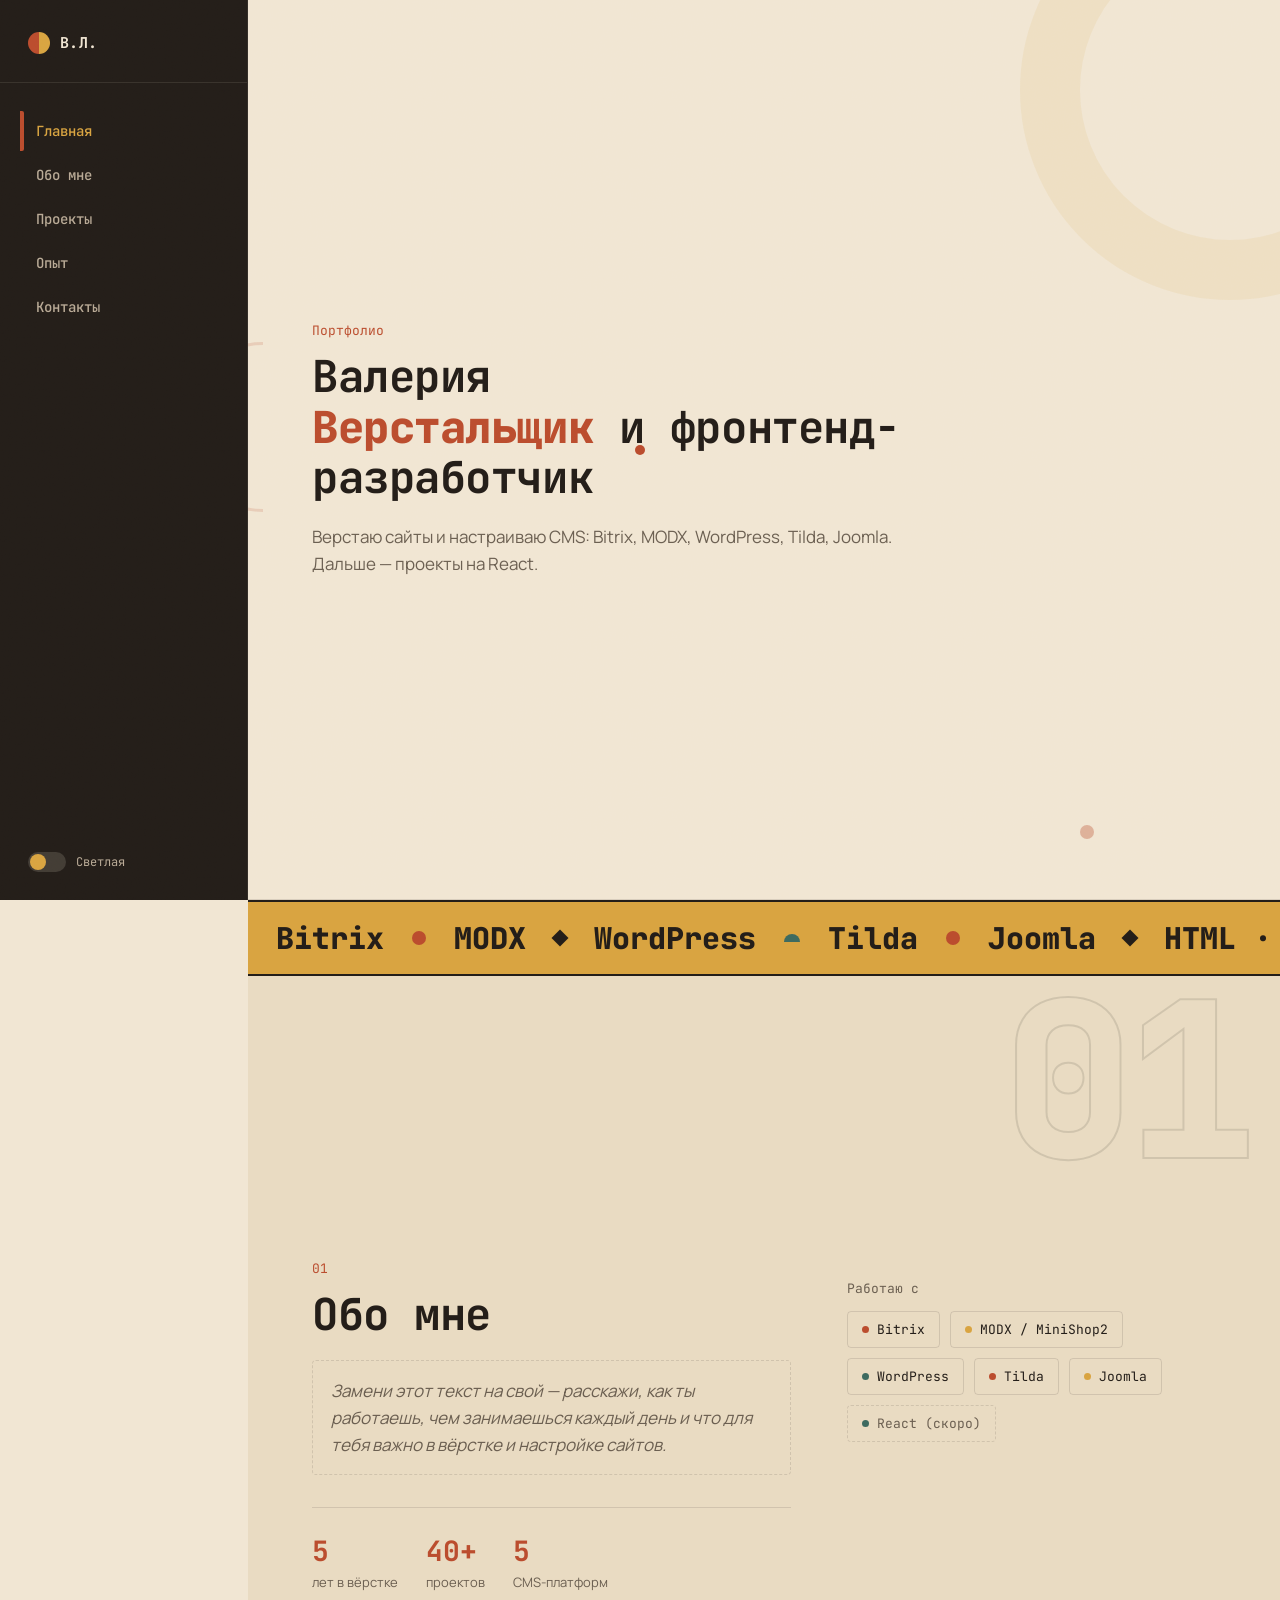
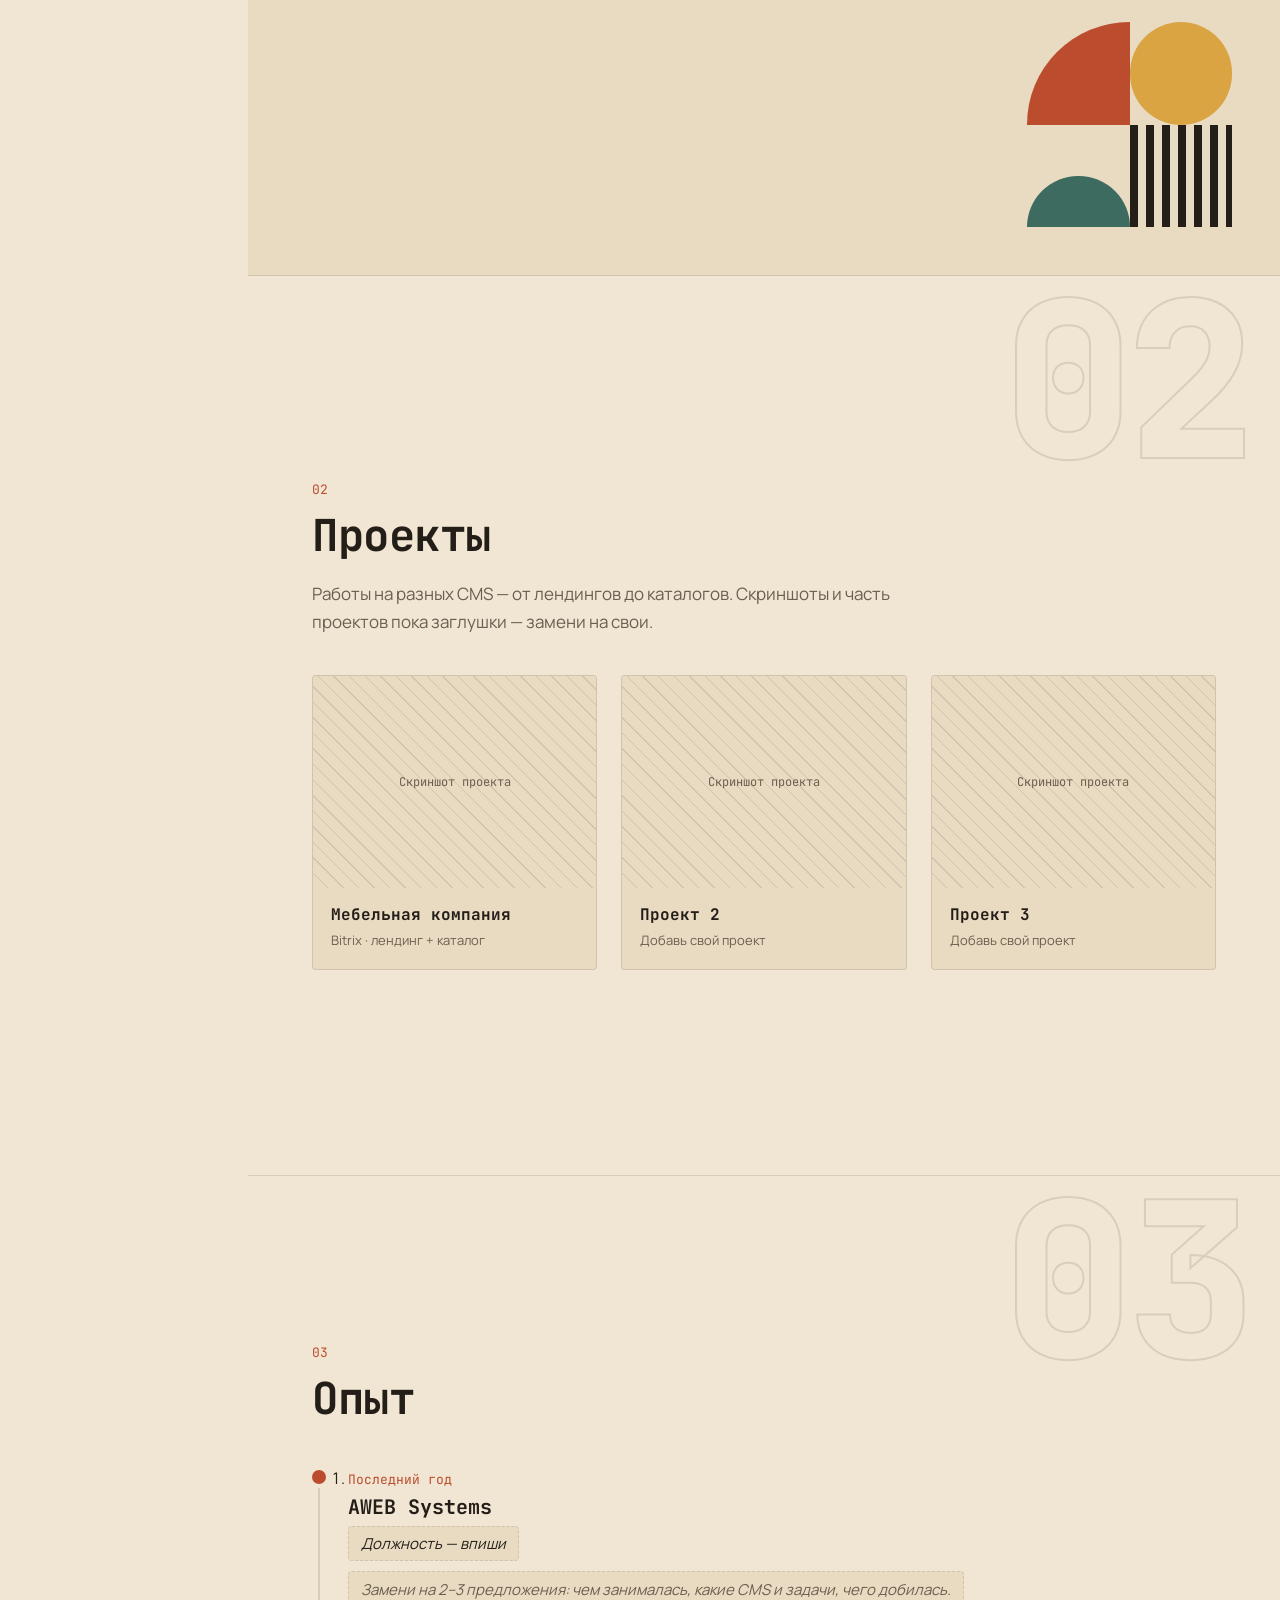
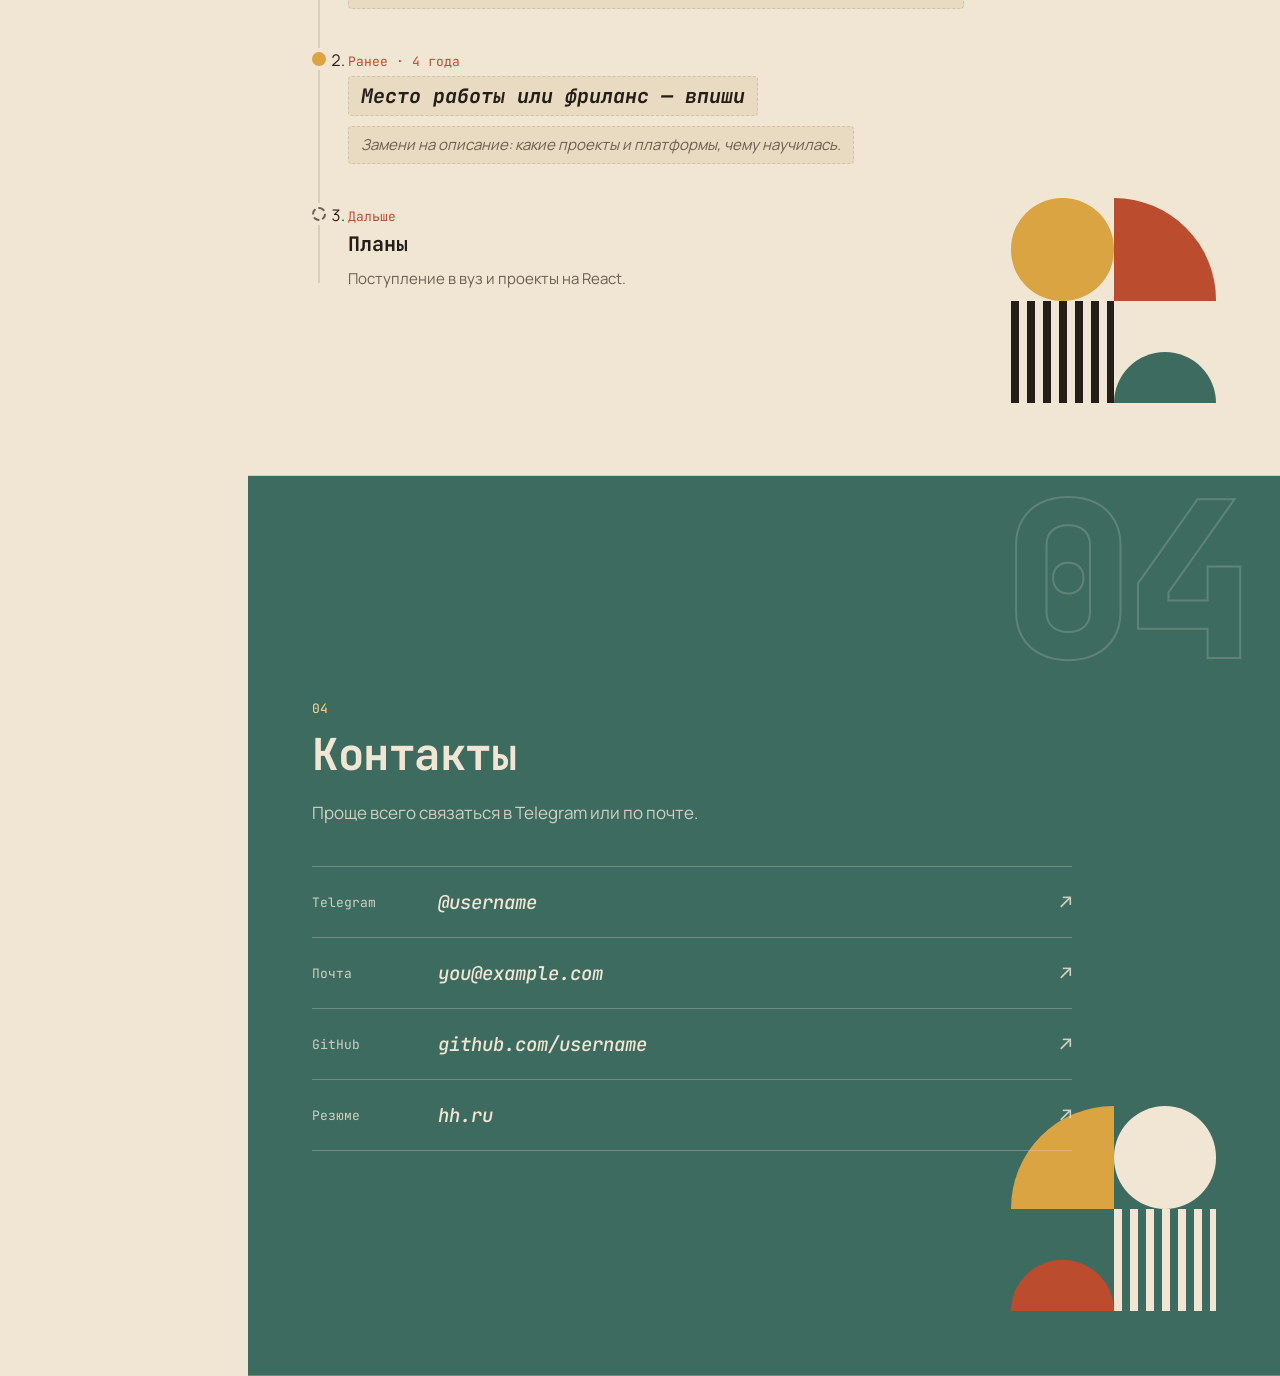
<file: index.html>
<!DOCTYPE html>
<html lang="ru" data-theme="light">
<head>
<meta charset="UTF-8">
<meta name="viewport" content="width=device-width, initial-scale=1.0">
<title>Валерия — веб-разработчик</title>
<link rel="preconnect" href="https://fonts.googleapis.com">
<link rel="preconnect" href="https://fonts.gstatic.com" crossorigin>
<link href="https://fonts.googleapis.com/css2?family=JetBrains+Mono:wght@400;500;700;800&family=Manrope:wght@400;500;600;700&family=Unbounded:wght@700;800&family=Playfair+Display:wght@700&family=Caveat:wght@600&display=swap" rel="stylesheet">
<link rel="icon" href="data:image/svg+xml,%3Csvg xmlns='http://www.w3.org/2000/svg' viewBox='0 0 100 100'%3E%3Ccircle cx='50' cy='50' r='48' fill='%23D9A441'/%3E%3Cpath d='M50 2 A48 48 0 0 1 50 98 Z' fill='%23BB4D2E'/%3E%3C/svg%3E">
<link rel="stylesheet" href="css/styles.css">
</head>
<body>

  <div class="preloader" data-preloader aria-hidden="true">
    <span class="preloader__mark"></span>
  </div>

  <header class="sidebar" data-sidebar>
    <div class="sidebar__inner">

      <a href="#hero" class="sidebar__logo" data-nav-link-close>
        <span class="sidebar__logo-mark" aria-hidden="true"></span>
        <span class="sidebar__logo-text">В.Л.</span>
      </a>

      <button class="sidebar__burger" type="button" data-menu-toggle aria-label="Открыть меню" aria-expanded="false">
        <span class="sidebar__burger-line"></span>
        <span class="sidebar__burger-line"></span>
        <span class="sidebar__burger-line"></span>
      </button>

      <nav class="sidebar__nav" data-nav>
        <ul class="sidebar__nav-list" data-nav-list>
          <li class="sidebar__nav-item">
            <a href="#hero" class="sidebar__nav-link" data-nav-link data-target="hero">Главная</a>
          </li>
          <li class="sidebar__nav-item">
            <a href="#about" class="sidebar__nav-link" data-nav-link data-target="about">Обо мне</a>
          </li>
          <li class="sidebar__nav-item">
            <a href="#projects" class="sidebar__nav-link" data-nav-link data-target="projects">Проекты</a>
          </li>
          <li class="sidebar__nav-item">
            <a href="#experience" class="sidebar__nav-link" data-nav-link data-target="experience">Опыт</a>
          </li>
          <li class="sidebar__nav-item">
            <a href="#contacts" class="sidebar__nav-link" data-nav-link data-target="contacts">Контакты</a>
          </li>
          <span class="sidebar__indicator" data-indicator aria-hidden="true"></span>
        </ul>
      </nav>

      <button class="sidebar__theme-toggle" type="button" data-theme-toggle aria-label="Переключить тему оформления">
        <span class="sidebar__theme-toggle-track">
          <span class="sidebar__theme-toggle-thumb"></span>
        </span>
        <span class="sidebar__theme-toggle-label" data-theme-label>Светлая</span>
      </button>

    </div>
  </header>

  <main class="content">

    <section id="hero" class="section section--hero">
      <p class="section__eyebrow hero-reveal">Портфолио</p>
      <h1 class="section__title hero-reveal">Валерия<br><span class="hero__word" data-cycle-word>Верстальщик</span> и фронтенд-разработчик</h1>
      <p class="section__lead hero-reveal">Верстаю сайты и настраиваю CMS: Bitrix, MODX, WordPress, Tilda, Joomla. Дальше — проекты на React.</p>
      <div class="hero__marks hero-reveal" aria-hidden="true">
        <span class="hero__mark-wrap hero__mark-wrap--arc" data-depth="14">
          <span class="hero__mark hero__mark--arc"></span>
        </span>
        <span class="hero__mark-wrap hero__mark-wrap--half" data-depth="24">
          <span class="hero__mark hero__mark--half"></span>
        </span>
        <span class="hero__mark-wrap hero__mark-wrap--dot" data-depth="36">
          <span class="hero__mark hero__mark--dot"></span>
        </span>
      </div>
    </section>

    <div class="marquee" aria-hidden="true">
      <div class="marquee__track">
        <div class="marquee__group">
          <span class="marquee__item">Bitrix</span>
          <span class="marquee__sep marquee__sep--circle"></span>
          <span class="marquee__item">MODX</span>
          <span class="marquee__sep marquee__sep--diamond"></span>
          <span class="marquee__item">WordPress</span>
          <span class="marquee__sep marquee__sep--half"></span>
          <span class="marquee__item">Tilda</span>
          <span class="marquee__sep marquee__sep--circle"></span>
          <span class="marquee__item">Joomla</span>
          <span class="marquee__sep marquee__sep--diamond"></span>
          <span class="marquee__item">HTML · CSS · JS</span>
          <span class="marquee__sep marquee__sep--half"></span>
          <span class="marquee__item">Bitrix</span>
          <span class="marquee__sep marquee__sep--circle"></span>
          <span class="marquee__item">MODX</span>
          <span class="marquee__sep marquee__sep--diamond"></span>
          <span class="marquee__item">WordPress</span>
          <span class="marquee__sep marquee__sep--half"></span>
          <span class="marquee__item">Tilda</span>
          <span class="marquee__sep marquee__sep--circle"></span>
          <span class="marquee__item">Joomla</span>
          <span class="marquee__sep marquee__sep--diamond"></span>
          <span class="marquee__item">HTML · CSS · JS</span>
          <span class="marquee__sep marquee__sep--half"></span>
        </div>
        <div class="marquee__group" aria-hidden="true">
          <span class="marquee__item">Bitrix</span>
          <span class="marquee__sep marquee__sep--circle"></span>
          <span class="marquee__item">MODX</span>
          <span class="marquee__sep marquee__sep--diamond"></span>
          <span class="marquee__item">WordPress</span>
          <span class="marquee__sep marquee__sep--half"></span>
          <span class="marquee__item">Tilda</span>
          <span class="marquee__sep marquee__sep--circle"></span>
          <span class="marquee__item">Joomla</span>
          <span class="marquee__sep marquee__sep--diamond"></span>
          <span class="marquee__item">HTML · CSS · JS</span>
          <span class="marquee__sep marquee__sep--half"></span>
          <span class="marquee__item">Bitrix</span>
          <span class="marquee__sep marquee__sep--circle"></span>
          <span class="marquee__item">MODX</span>
          <span class="marquee__sep marquee__sep--diamond"></span>
          <span class="marquee__item">WordPress</span>
          <span class="marquee__sep marquee__sep--half"></span>
          <span class="marquee__item">Tilda</span>
          <span class="marquee__sep marquee__sep--circle"></span>
          <span class="marquee__item">Joomla</span>
          <span class="marquee__sep marquee__sep--diamond"></span>
          <span class="marquee__item">HTML · CSS · JS</span>
          <span class="marquee__sep marquee__sep--half"></span>
        </div>
      </div>
    </div>

    <section id="about" class="section section--about" data-num="01">
      <div class="about">
        <div class="about__text">
          <p class="section__eyebrow">01</p>
          <h2 class="section__title">Обо мне</h2>

          <div class="about__bio" data-placeholder>
            <p>Замени этот текст на свой — расскажи, как ты работаешь, чем занимаешься каждый день и что для тебя важно в вёрстке и настройке сайтов.</p>
          </div>

          <div class="about__stats">
            <div class="about__stat">
              <span class="about__stat-number">5</span>
              <span class="about__stat-label">лет в вёрстке</span>
            </div>
            <div class="about__stat">
              <span class="about__stat-number">40+</span>
              <span class="about__stat-label">проектов</span>
            </div>
            <div class="about__stat">
              <span class="about__stat-number">5</span>
              <span class="about__stat-label">CMS-платформ</span>
            </div>
          </div>
        </div>

        <div class="about__stack">
          <p class="about__stack-label">Работаю с</p>
          <ul class="about__stack-grid">
            <li class="about__chip"><span class="about__chip-dot"></span>Bitrix</li>
            <li class="about__chip"><span class="about__chip-dot"></span>MODX / MiniShop2</li>
            <li class="about__chip"><span class="about__chip-dot"></span>WordPress</li>
            <li class="about__chip"><span class="about__chip-dot"></span>Tilda</li>
            <li class="about__chip"><span class="about__chip-dot"></span>Joomla</li>
            <li class="about__chip about__chip--soon"><span class="about__chip-dot"></span>React (скоро)</li>
          </ul>
        </div>
      </div>
      <div class="shapes shapes--about" aria-hidden="true">
        <span class="shapes__item shapes__item--1"></span>
        <span class="shapes__item shapes__item--2"></span>
        <span class="shapes__item shapes__item--3"></span>
        <span class="shapes__item shapes__item--4"></span>
      </div>
    </section>

    <section id="projects" class="section section--projects" data-num="02">
      <p class="section__eyebrow">02</p>
      <h2 class="section__title">Проекты</h2>
      <p class="section__lead">Работы на разных CMS — от лендингов до каталогов. Скриншоты и часть проектов пока заглушки — замени на свои.</p>

      <div class="projects-grid">
        <article
          class="project-card"
          data-project-card
          data-title="Мебельная компания на Bitrix"
          data-meta="Bitrix · лендинг + каталог"
          data-description="Замени этот текст: какая задача стояла, что сделала ты сама, какие особенности Bitrix пришлось учесть."
          data-link="https://awebbitrixtest2.gk23.ru/"
          data-detail="projects/bitrix-furniture.html"
          data-shots="3"
          data-images=""
          tabindex="0"
          role="button"
          aria-haspopup="dialog"
        >
          <div class="project-card__thumb is-placeholder-media">Скриншот проекта</div>
          <div class="project-card__body">
            <h3 class="project-card__title">Мебельная компания</h3>
            <p class="project-card__meta">Bitrix · лендинг + каталог</p>
          </div>
        </article>

        <article
          class="project-card project-card--empty"
          data-project-card
          data-title="Проект 2"
          data-meta="Платформа · тип проекта"
          data-description="Замени на описание второго проекта."
          data-link=""
          data-detail=""
          data-shots="2"
          data-images=""
          tabindex="0"
          role="button"
          aria-haspopup="dialog"
        >
          <div class="project-card__thumb is-placeholder-media">Скриншот проекта</div>
          <div class="project-card__body">
            <h3 class="project-card__title">Проект 2</h3>
            <p class="project-card__meta">Добавь свой проект</p>
          </div>
        </article>

        <article
          class="project-card project-card--empty"
          data-project-card
          data-title="Проект 3"
          data-meta="Платформа · тип проекта"
          data-description="Замени на описание третьего проекта."
          data-link=""
          data-detail=""
          data-shots="2"
          tabindex="0"
          role="button"
          aria-haspopup="dialog"
        >
          <div class="project-card__thumb is-placeholder-media">Скриншот проекта</div>
          <div class="project-card__body">
            <h3 class="project-card__title">Проект 3</h3>
            <p class="project-card__meta">Добавь свой проект</p>
          </div>
        </article>
      </div>
    </section>

    <section id="experience" class="section section--experience" data-num="03">
      <p class="section__eyebrow">03</p>
      <h2 class="section__title">Опыт</h2>

      <ol class="timeline">
        <li class="timeline__item" data-reveal>
          <span class="timeline__marker"></span>
          <p class="timeline__period">Последний год</p>
          <h3 class="timeline__title">AWEB Systems</h3>
          <p class="timeline__role" data-placeholder>Должность — впиши</p>
          <p class="timeline__text" data-placeholder>Замени на 2–3 предложения: чем занималась, какие CMS и задачи, чего добилась.</p>
        </li>

        <li class="timeline__item timeline__item--earlier" data-reveal>
          <span class="timeline__marker"></span>
          <p class="timeline__period">Ранее · 4 года</p>
          <h3 class="timeline__title" data-placeholder>Место работы или фриланс — впиши</h3>
          <p class="timeline__text" data-placeholder>Замени на описание: какие проекты и платформы, чему научилась.</p>
        </li>

        <li class="timeline__item timeline__item--next" data-reveal>
          <span class="timeline__marker"></span>
          <p class="timeline__period">Дальше</p>
          <h3 class="timeline__title">Планы</h3>
          <p class="timeline__text">Поступление в вуз и проекты на React.</p>
        </li>
      </ol>
      <div class="shapes shapes--experience shapes--flip" aria-hidden="true">
        <span class="shapes__item shapes__item--1"></span>
        <span class="shapes__item shapes__item--2"></span>
        <span class="shapes__item shapes__item--3"></span>
        <span class="shapes__item shapes__item--4"></span>
      </div>
    </section>

    <section id="contacts" class="section section--contacts" data-num="04">
      <p class="section__eyebrow">04</p>
      <h2 class="section__title">Контакты</h2>
      <p class="section__lead">Проще всего связаться в Telegram или по почте.</p>

      <ul class="contacts">
        <li class="contacts__item" data-reveal>
          <a class="contacts__link" href="https://t.me/username" target="_blank" rel="noopener">
            <span class="contacts__label">Telegram</span>
            <span class="contacts__value" data-placeholder>@username</span>
            <span class="contacts__arrow" aria-hidden="true">↗</span>
          </a>
        </li>
        <li class="contacts__item" data-reveal>
          <a class="contacts__link" href="mailto:you@example.com">
            <span class="contacts__label">Почта</span>
            <span class="contacts__value" data-placeholder>you@example.com</span>
            <span class="contacts__arrow" aria-hidden="true">↗</span>
          </a>
        </li>
        <li class="contacts__item" data-reveal>
          <a class="contacts__link" href="https://github.com/username" target="_blank" rel="noopener">
            <span class="contacts__label">GitHub</span>
            <span class="contacts__value" data-placeholder>github.com/username</span>
            <span class="contacts__arrow" aria-hidden="true">↗</span>
          </a>
        </li>
        <li class="contacts__item" data-reveal>
          <a class="contacts__link" href="https://hh.ru/resume/your-resume-id" target="_blank" rel="noopener">
            <span class="contacts__label">Резюме</span>
            <span class="contacts__value" data-placeholder>hh.ru</span>
            <span class="contacts__arrow" aria-hidden="true">↗</span>
          </a>
        </li>
        <!-- Телефон — по желанию, раскомментируй и впиши номер:
        <li class="contacts__item" data-reveal>
          <a class="contacts__link" href="tel:+70000000000">
            <span class="contacts__label">Телефон</span>
            <span class="contacts__value" data-placeholder>+7 000 000-00-00</span>
            <span class="contacts__arrow" aria-hidden="true">↗</span>
          </a>
        </li>
        -->
      </ul>
      <div class="shapes shapes--contacts" aria-hidden="true">
        <span class="shapes__item shapes__item--1"></span>
        <span class="shapes__item shapes__item--2"></span>
        <span class="shapes__item shapes__item--3"></span>
        <span class="shapes__item shapes__item--4"></span>
      </div>
    </section>

  </main>

  <div class="project-modal" data-project-modal aria-hidden="true">
    <div class="project-modal__overlay" data-modal-close></div>
    <div class="project-modal__panel" role="dialog" aria-modal="true" aria-labelledby="project-modal-title">
      <button class="project-modal__close" type="button" data-modal-close aria-label="Закрыть">×</button>

      <div class="project-modal__gallery">
        <button class="project-modal__nav project-modal__nav--prev" type="button" data-modal-prev aria-label="Предыдущий скриншот">‹</button>
        <div
          class="project-modal__shot is-placeholder-media"
          data-modal-shot
          data-zoom
          tabindex="0"
          role="button"
          aria-label="Увеличить скриншот"
        >Скриншот 1</div>
        <span class="project-modal__zoom-hint" aria-hidden="true"></span>
        <button class="project-modal__nav project-modal__nav--next" type="button" data-modal-next aria-label="Следующий скриншот">›</button>
      </div>

      <div class="project-modal__body">
        <h3 class="project-modal__title" id="project-modal-title" data-modal-title></h3>
        <p class="project-modal__meta" data-modal-meta></p>
        <p class="project-modal__description" data-modal-description></p>
        <div class="project-modal__actions">
          <a class="btn btn--primary" data-modal-link target="_blank" rel="noopener">Смотреть на сайте</a>
          <a class="btn" data-modal-detail>Подробнее о проекте</a>
        </div>
      </div>
    </div>
  </div>

  <div class="lightbox" data-lightbox aria-hidden="true">
    <div class="lightbox__overlay" data-lightbox-close></div>
    <button class="lightbox__close" type="button" data-lightbox-close aria-label="Закрыть увеличенный скриншот">×</button>
    <div class="lightbox__content is-placeholder-media" data-lightbox-content></div>
  </div>

  <div class="cursor" data-cursor aria-hidden="true"></div>

  <script src="js/main.js"></script>
</body>
</html>
</file>
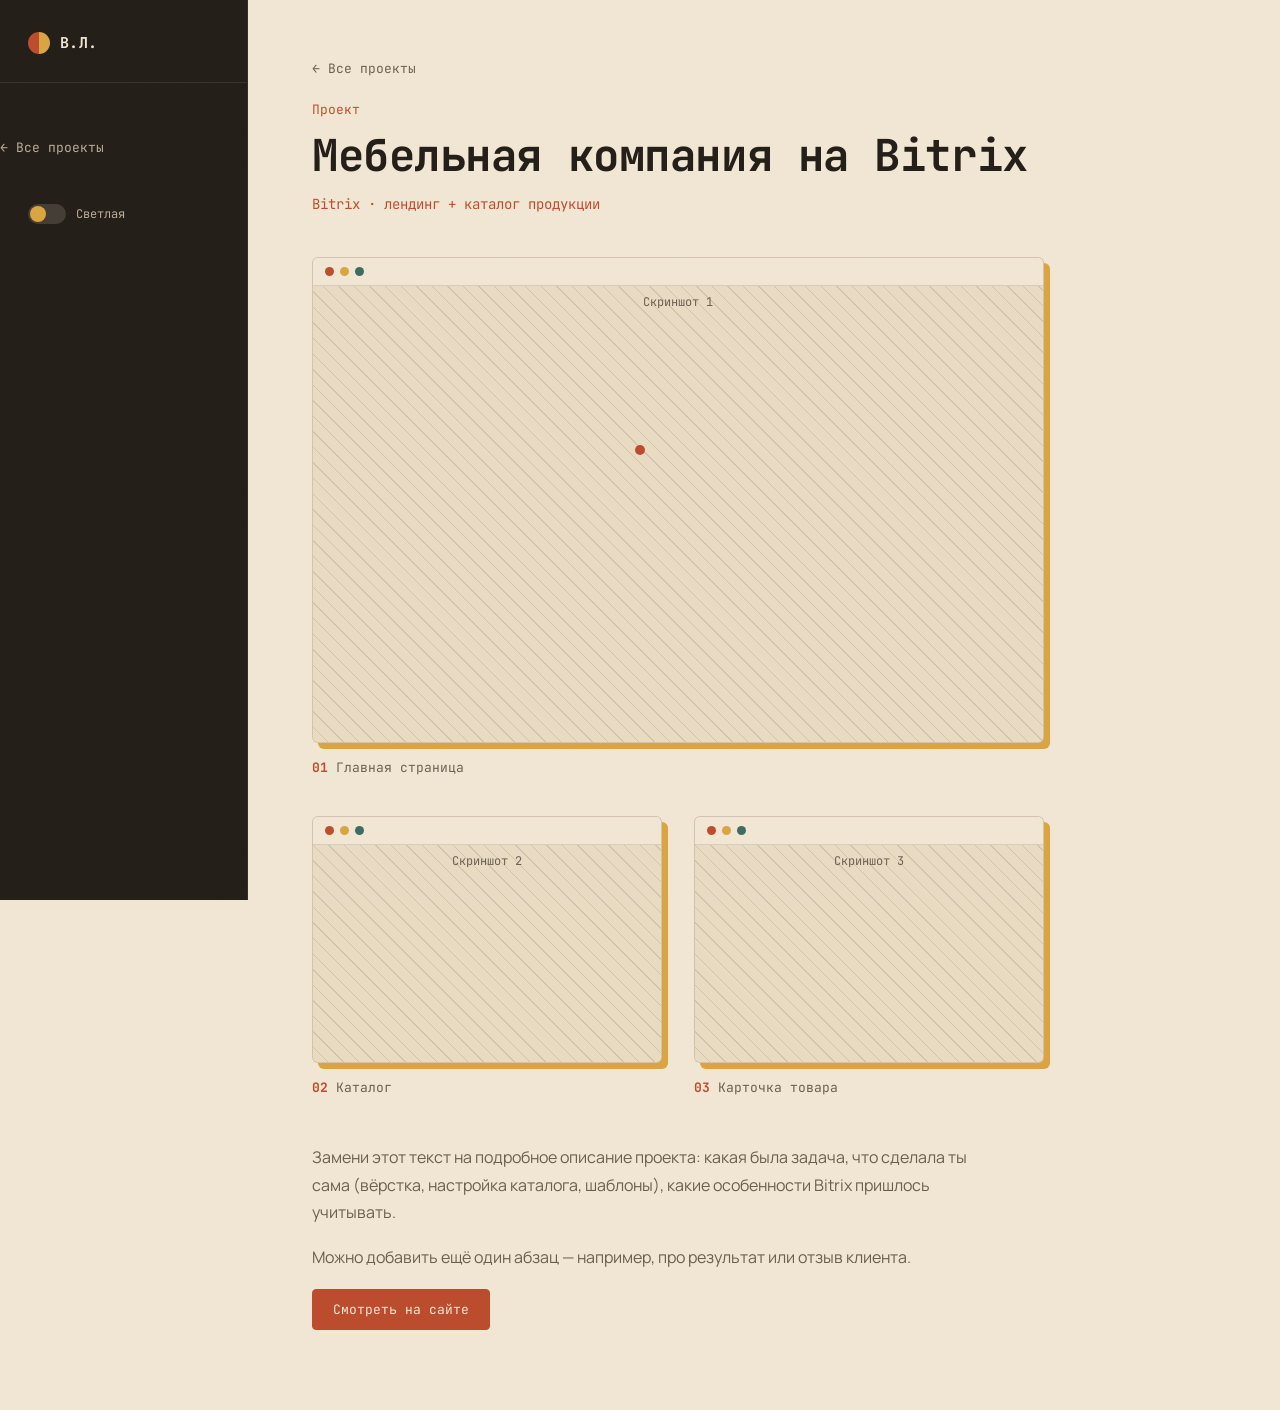
<file: projects/bitrix-furniture.html>
<!DOCTYPE html>
<html lang="ru" data-theme="light">
<head>
<meta charset="UTF-8">
<meta name="viewport" content="width=device-width, initial-scale=1.0">
<title>Мебельная компания на Bitrix — проект Валерии</title>
<link rel="preconnect" href="https://fonts.googleapis.com">
<link rel="preconnect" href="https://fonts.gstatic.com" crossorigin>
<link href="https://fonts.googleapis.com/css2?family=JetBrains+Mono:wght@400;500;700;800&family=Manrope:wght@400;500;600;700&family=Unbounded:wght@700;800&family=Playfair+Display:wght@700&family=Caveat:wght@600&display=swap" rel="stylesheet">
<link rel="stylesheet" href="../css/styles.css">
</head>
<body>

  <div class="preloader" data-preloader aria-hidden="true">
    <span class="preloader__mark"></span>
  </div>

  <header class="sidebar sidebar--simple" data-sidebar>
    <div class="sidebar__inner">
      <a href="../index.html" class="sidebar__logo">
        <span class="sidebar__logo-mark" aria-hidden="true"></span>
        <span class="sidebar__logo-text">В.Л.</span>
      </a>
      <a href="../index.html#projects" class="sidebar__back">← Все проекты</a>
      <button class="sidebar__theme-toggle" type="button" data-theme-toggle aria-label="Переключить тему оформления">
        <span class="sidebar__theme-toggle-track">
          <span class="sidebar__theme-toggle-thumb"></span>
        </span>
        <span class="sidebar__theme-toggle-label" data-theme-label>Светлая</span>
      </button>
    </div>
  </header>

  <main class="content project-page">
    <a href="../index.html#projects" class="project-page__back">← Все проекты</a>

    <p class="section__eyebrow">Проект</p>
    <h1 class="section__title">Мебельная компания на Bitrix</h1>
    <p class="project-page__meta">Bitrix · лендинг + каталог продукции</p>

    <div class="project-page__gallery">
      <figure class="shot-frame" data-zoom tabindex="0" role="button" aria-label="Увеличить скриншот 1">
        <div class="shot-frame__window">
          <div class="shot-frame__bar" aria-hidden="true">
            <span class="shot-frame__dot"></span><span class="shot-frame__dot"></span><span class="shot-frame__dot"></span>
          </div>
          <div class="shot-frame__screen is-placeholder-media">Скриншот 1</div>
        </div>
        <figcaption class="shot-frame__caption"><b>01</b>Главная страница</figcaption>
      </figure>
      <figure class="shot-frame" data-zoom tabindex="0" role="button" aria-label="Увеличить скриншот 2">
        <div class="shot-frame__window">
          <div class="shot-frame__bar" aria-hidden="true">
            <span class="shot-frame__dot"></span><span class="shot-frame__dot"></span><span class="shot-frame__dot"></span>
          </div>
          <div class="shot-frame__screen is-placeholder-media">Скриншот 2</div>
        </div>
        <figcaption class="shot-frame__caption"><b>02</b>Каталог</figcaption>
      </figure>
      <figure class="shot-frame" data-zoom tabindex="0" role="button" aria-label="Увеличить скриншот 3">
        <div class="shot-frame__window">
          <div class="shot-frame__bar" aria-hidden="true">
            <span class="shot-frame__dot"></span><span class="shot-frame__dot"></span><span class="shot-frame__dot"></span>
          </div>
          <div class="shot-frame__screen is-placeholder-media">Скриншот 3</div>
        </div>
        <figcaption class="shot-frame__caption"><b>03</b>Карточка товара</figcaption>
      </figure>
    </div>

    <div class="project-page__body">
      <p>Замени этот текст на подробное описание проекта: какая была задача, что сделала ты сама (вёрстка, настройка каталога, шаблоны), какие особенности Bitrix пришлось учитывать.</p>
      <p>Можно добавить ещё один абзац — например, про результат или отзыв клиента.</p>
    </div>

    <a class="btn btn--primary" href="https://awebbitrixtest2.gk23.ru/" target="_blank" rel="noopener">Смотреть на сайте</a>
  </main>

  <div class="lightbox" data-lightbox aria-hidden="true">
    <div class="lightbox__overlay" data-lightbox-close></div>
    <button class="lightbox__close" type="button" data-lightbox-close aria-label="Закрыть увеличенный скриншот">×</button>
    <div class="lightbox__content is-placeholder-media" data-lightbox-content></div>
  </div>

  <div class="cursor" data-cursor aria-hidden="true"></div>

  <script src="../js/main.js"></script>
</body>
</html>
</file>
<file: css/styles.css>
/* ==========================================================================
   Tokens
   ========================================================================== */
:root {
  --color-cream: #F1E6D3;
  --color-cream-soft: #E9DBC2;
  --color-walnut: #241E19;
  --color-walnut-soft: #37302A;
  --color-rust: #BB4D2E;
  --color-mustard: #D9A441;
  --color-teal: #3E6B60;
  --color-mustard-light: #FFD98A;

  --font-mono: 'JetBrains Mono', ui-monospace, monospace;
  --font-sans: 'Manrope', system-ui, sans-serif;

  --sidebar-width: 248px;
  --sidebar-width-mobile: 64px;

  --ease: cubic-bezier(0.65, 0, 0.35, 1);

  /* Light theme (default) */
  --bg: var(--color-cream);
  --bg-elevated: var(--color-cream-soft);
  --text: var(--color-walnut);
  --text-muted: #6B5F51;
  --accent: var(--color-rust);
  --accent-soft: var(--color-mustard);
  --sidebar-bg: var(--color-walnut);
  --sidebar-text: var(--color-cream);
  --sidebar-text-muted: #B9AA96;
  --border: rgba(36, 30, 25, 0.12);
  --num-stroke: rgba(36, 30, 25, 0.12);
}

html[data-theme="dark"] {
  --bg: #171310;
  --bg-elevated: #221C17;
  --text: var(--color-cream);
  --text-muted: #A79A88;
  --accent: var(--color-mustard);
  --accent-soft: var(--color-rust);
  --sidebar-bg: #100D0B;
  --sidebar-text: var(--color-cream);
  --sidebar-text-muted: #8A7D6C;
  --border: rgba(241, 230, 211, 0.12);
  --num-stroke: rgba(241, 230, 211, 0.12);
}

/* ==========================================================================
   Reset & base
   ========================================================================== */
*, *::before, *::after { box-sizing: border-box; }

::selection {
  background: var(--accent);
  color: var(--bg);
}
html { scroll-behavior: smooth; }

body::after {
  content: '';
  position: fixed;
  inset: 0;
  z-index: 400;
  pointer-events: none;
  opacity: .05;
  mix-blend-mode: overlay;
  background-image: url("data:image/svg+xml,%3Csvg xmlns='http://www.w3.org/2000/svg'%3E%3Cfilter id='n'%3E%3CfeTurbulence type='fractalNoise' baseFrequency='0.85' numOctaves='2' stitchTiles='stitch'/%3E%3C/filter%3E%3Crect width='100%25' height='100%25' filter='url(%23n)'/%3E%3C/svg%3E");
  background-size: 180px 180px;
}
body {
  margin: 0;
  background: var(--bg);
  color: var(--text);
  font-family: var(--font-sans);
  transition: background-color .3s var(--ease), color .3s var(--ease);
}
h1, h2 { font-family: var(--font-mono); margin: 0; }
a { color: inherit; text-decoration: none; }
ul { list-style: none; margin: 0; padding: 0; }
button { font: inherit; color: inherit; background: none; border: none; cursor: pointer; padding: 0; }

@media (prefers-reduced-motion: reduce) {
  *, *::before, *::after { animation-duration: .01ms !important; transition-duration: .01ms !important; }
}

/* ==========================================================================
   Preloader (Block: preloader)
   ========================================================================== */
.preloader {
  position: fixed;
  inset: 0;
  z-index: 500;
  display: flex;
  align-items: center;
  justify-content: center;
  background: var(--bg);
  transition: opacity .5s var(--ease), visibility .5s var(--ease);
}

.preloader.is-hidden {
  opacity: 0;
  visibility: hidden;
  pointer-events: none;
}

.preloader__mark {
  width: 56px;
  height: 56px;
  border-radius: 50%;
  background: conic-gradient(var(--color-mustard) 0deg 180deg, var(--color-rust) 180deg 360deg);
  animation: preloader-assemble .8s var(--ease) forwards;
}

@keyframes preloader-assemble {
  0%   { transform: scale(.35) rotate(-160deg); opacity: 0; }
  60%  { transform: scale(1.1) rotate(8deg); opacity: 1; }
  100% { transform: scale(1) rotate(0); opacity: 1; }
}

/* ---------- Hero: orchestrated reveal ---------- */
.hero-reveal {
  opacity: 0;
  transform: translateY(20px);
  transition: opacity .7s var(--ease), transform .7s var(--ease);
}

.hero-reveal.is-in {
  opacity: 1;
  transform: translateY(0);
}

@media (prefers-reduced-motion: reduce) {
  .preloader { display: none; }
}

/* ==========================================================================
   Sidebar (Block: sidebar)
   ========================================================================== */
.sidebar {
  position: fixed;
  top: 0;
  left: 0;
  bottom: 0;
  width: var(--sidebar-width);
  background: var(--sidebar-bg);
  color: var(--sidebar-text);
  z-index: 100;
  border-right: 1px solid rgba(241, 230, 211, 0.08);
}

.sidebar__inner {
  height: 100%;
  display: flex;
  flex-direction: column;
  padding: 32px 0 28px;
}

/* --- Logo --- */
.sidebar__logo {
  display: flex;
  align-items: center;
  gap: 10px;
  padding: 0 28px 28px;
  margin-bottom: 28px;
  border-bottom: 1px solid rgba(241, 230, 211, 0.1);
}

.sidebar__logo-mark {
  width: 22px;
  height: 22px;
  border-radius: 50%;
  background: var(--color-rust);
  background: conic-gradient(var(--color-mustard) 0deg 180deg, var(--color-rust) 180deg 360deg);
  flex-shrink: 0;
}

.sidebar__logo-text {
  font-family: var(--font-mono);
  font-weight: 700;
  font-size: 15px;
  letter-spacing: .02em;
}

/* --- Burger (mobile only) --- */
.sidebar__burger {
  display: none;
  position: absolute;
  top: 14px;
  right: 16px;
  width: 36px;
  height: 36px;
  flex-direction: column;
  align-items: center;
  justify-content: center;
  gap: 5px;
}

.sidebar__burger-line {
  width: 20px;
  height: 2px;
  background: var(--sidebar-text);
  transition: transform .3s var(--ease), opacity .3s var(--ease);
}

.sidebar--open .sidebar__burger-line:nth-child(1) { transform: translateY(7px) rotate(45deg); }
.sidebar--open .sidebar__burger-line:nth-child(2) { opacity: 0; }
.sidebar--open .sidebar__burger-line:nth-child(3) { transform: translateY(-7px) rotate(-45deg); }

/* --- Nav --- */
.sidebar__nav {
  flex: 1;
  padding: 0 20px;
}

.sidebar__nav-list {
  position: relative;
  display: flex;
  flex-direction: column;
  gap: 4px;
}

.sidebar__nav-link {
  display: block;
  padding: 11px 16px;
  font-family: var(--font-mono);
  font-size: 14px;
  font-weight: 500;
  color: var(--sidebar-text-muted);
  border-radius: 3px;
  transition: color .25s var(--ease);
  position: relative;
  z-index: 2;
}

.sidebar__nav-link:hover {
  color: var(--sidebar-text);
}

.sidebar__nav-link--active {
  color: var(--color-mustard);
}

/* Sliding indicator */
.sidebar__indicator {
  position: absolute;
  left: 0;
  top: 0;
  width: 4px;
  height: 40px;
  background: var(--color-rust);
  border-radius: 0 2px 2px 0;
  transform: translateY(0);
  transition: transform .35s var(--ease), height .35s var(--ease);
}

/* --- Theme toggle --- */
.sidebar__theme-toggle {
  display: flex;
  align-items: center;
  gap: 10px;
  padding: 0 28px;
  margin-top: 20px;
}

.sidebar__theme-toggle-track {
  width: 38px;
  height: 20px;
  border-radius: 999px;
  background: rgba(241, 230, 211, 0.15);
  position: relative;
  flex-shrink: 0;
  transition: background .3s var(--ease);
}

.sidebar__theme-toggle-thumb {
  position: absolute;
  top: 2px;
  left: 2px;
  width: 16px;
  height: 16px;
  border-radius: 50%;
  background: var(--color-mustard);
  transition: transform .3s var(--ease), background .3s var(--ease);
}

html[data-theme="dark"] .sidebar__theme-toggle-thumb {
  transform: translateX(18px);
  background: var(--color-teal);
}

.sidebar__theme-toggle-label {
  font-family: var(--font-mono);
  font-size: 12px;
  color: var(--sidebar-text-muted);
}

/* ==========================================================================
   Content (Block: content / section)
   ========================================================================== */
.content {
  margin-left: var(--sidebar-width);
}

.section {
  --w: 760px;
  --section-bg: var(--bg);
  position: relative;
  isolation: isolate;
  overflow: hidden;
  min-height: 100vh;
  display: flex;
  flex-direction: column;
  justify-content: center;
  padding: 48px max(64px, calc(100% - var(--w) - 64px)) 48px 64px;
  background: var(--section-bg);
  color: var(--text);
  border-bottom: 1px solid var(--border);
}

/* Огромный контурный номер секции */
.section[data-num]::before {
  content: attr(data-num);
  position: absolute;
  top: 12px;
  right: 32px;
  z-index: -1;
  font-family: var(--font-mono);
  font-weight: 800;
  font-size: clamp(120px, 17vw, 260px);
  line-height: .85;
  letter-spacing: -.04em;
  color: transparent;
  -webkit-text-stroke: 2px var(--num-stroke);
  pointer-events: none;
  user-select: none;
}

.section--hero {
  border-bottom: 1px solid var(--border);
  position: relative;
  overflow: hidden;
}

.section__eyebrow {
  font-family: var(--font-mono);
  font-size: 13px;
  color: var(--accent);
  margin: 0 0 12px;
}

.section__title {
  font-size: clamp(28px, 4vw, 44px);
  line-height: 1.15;
  font-weight: 700;
  letter-spacing: -.01em;
}

.section__lead {
  font-size: 17px;
  line-height: 1.6;
  color: var(--text-muted);
  margin: 20px 0 0;
  max-width: 60ch;
}

/* ==========================================================================
   About (Block: about)
   ========================================================================== */
.section--about {
  --w: 980px;
  --section-bg: var(--bg-elevated);
}

.about {
  display: grid;
  grid-template-columns: 1.3fr 1fr;
  gap: 56px;
  width: 100%;
  align-items: start;
}

.about__bio {
  margin-top: 20px;
}

.about__bio p {
  font-size: 17px;
  line-height: 1.6;
  color: var(--text-muted);
  max-width: 56ch;
  margin: 0;
}

.about__bio[data-placeholder] p {
  font-style: italic;
  padding: 16px 18px;
  border: 1px dashed var(--border);
  border-radius: 4px;
  background: var(--bg-elevated);
}

/* --- Reusable: media placeholder pattern (replace with real screenshots) --- */
.is-placeholder-media {
  display: flex;
  align-items: center;
  justify-content: center;
  text-align: center;
  padding: 8px;
  background: repeating-linear-gradient(
    45deg,
    var(--bg-elevated),
    var(--bg-elevated) 10px,
    var(--border) 10px,
    var(--border) 11px
  );
  color: var(--text-muted);
  font-family: var(--font-mono);
  font-size: 12px;
}

/* --- Reusable: buttons --- */
.btn {
  display: inline-flex;
  align-items: center;
  justify-content: center;
  gap: 8px;
  padding: 11px 20px;
  border: 1px solid var(--border);
  border-radius: 4px;
  font-family: var(--font-mono);
  font-size: 13px;
  color: var(--text);
  background: transparent;
  transition: border-color .2s var(--ease), background-color .2s var(--ease), color .2s var(--ease);
}

.btn:hover {
  border-color: var(--accent);
}

.btn--primary {
  background: var(--accent);
  border-color: var(--accent);
  color: var(--bg);
}

.btn--primary:hover {
  opacity: .9;
}

/* --- Stats --- */
.about__stats {
  display: flex;
  gap: 28px;
  margin-top: 32px;
  padding-top: 24px;
  border-top: 1px solid var(--border);
}

.about__stat {
  display: flex;
  flex-direction: column;
  gap: 4px;
}

.about__stat-number {
  font-family: var(--font-mono);
  font-size: 28px;
  font-weight: 700;
  color: var(--accent);
}

.about__stat-label {
  font-size: 13px;
  color: var(--text-muted);
}

/* --- Stack chips --- */
.about__stack {
  margin-top: 20px;
}

.about__stack-label {
  font-family: var(--font-mono);
  font-size: 13px;
  color: var(--text-muted);
  margin: 0 0 14px;
}

.about__stack-grid {
  display: flex;
  flex-wrap: wrap;
  gap: 10px;
}

.about__chip {
  display: flex;
  align-items: center;
  gap: 8px;
  padding: 9px 14px;
  border: 1px solid var(--border);
  border-radius: 4px;
  font-family: var(--font-mono);
  font-size: 13px;
}

.about__chip-dot {
  width: 7px;
  height: 7px;
  border-radius: 50%;
  background: var(--accent);
  flex-shrink: 0;
}

.about__chip:nth-child(3n+2) .about__chip-dot { background: var(--accent-soft); }
.about__chip:nth-child(3n+3) .about__chip-dot { background: var(--color-teal); }

.about__chip--soon {
  border-style: dashed;
  color: var(--text-muted);
}

@media (max-width: 860px) {
  .about {
    grid-template-columns: 1fr;
    gap: 36px;
  }

  .about__stats {
    flex-wrap: wrap;
    row-gap: 20px;
  }
}

/* ==========================================================================
   Projects (Block: project-card, projects-grid)
   ========================================================================== */
.section--projects {
  --w: 1080px;
}

.projects-grid {
  display: grid;
  grid-template-columns: repeat(auto-fit, minmax(260px, 1fr));
  gap: 24px;
  margin-top: 40px;
  width: 100%;
}

.project-card {
  border: 1px solid var(--border);
  border-radius: 4px;
  overflow: hidden;
  background: var(--bg-elevated);
  opacity: 0;
  transform: translateY(28px);
  transition: opacity .6s var(--ease), transform .6s var(--ease), border-color .2s var(--ease);
}

.project-card.is-visible {
  opacity: 1;
  transform: translateY(0);
}

.project-card:hover,
.project-card:focus-visible {
  border-color: var(--accent);
  outline: none;
}

.project-card__thumb {
  aspect-ratio: 4 / 3;
}

img.project-card__thumb {
  width: 100%;
  height: 100%;
  object-fit: cover;
  display: block;
}

.project-card__body {
  padding: 16px 18px 20px;
}

.project-card__title {
  margin: 0 0 6px;
  font-family: var(--font-mono);
  font-size: 16px;
  font-weight: 700;
}

.project-card__meta {
  margin: 0;
  font-size: 13px;
  color: var(--text-muted);
}

/* ==========================================================================
   Experience (Block: timeline)
   ========================================================================== */
.section--experience {
  --w: 760px;
}

.timeline {
  position: relative;
  display: flex;
  flex-direction: column;
  gap: 40px;
  margin-top: 44px;
  padding-left: 36px;
}

.timeline::before {
  content: '';
  position: absolute;
  left: 6px;
  top: 8px;
  bottom: 8px;
  width: 2px;
  background: var(--border);
}

.timeline__item,
.contacts__item {
  position: relative;
  opacity: 0;
  transform: translateY(24px);
  transition: opacity .6s var(--ease), transform .6s var(--ease);
}

.timeline__item.is-visible,
.contacts__item.is-visible {
  opacity: 1;
  transform: translateY(0);
}

.timeline__marker {
  position: absolute;
  left: -36px;
  top: 3px;
  width: 14px;
  height: 14px;
  border-radius: 50%;
  background: var(--accent);
  box-shadow: 0 0 0 4px var(--section-bg);
}

.timeline__item--earlier .timeline__marker {
  background: var(--accent-soft);
}

.timeline__item--next .timeline__marker {
  background: var(--section-bg);
  border: 2px dashed var(--text-muted);
}

.timeline__period {
  margin: 0 0 6px;
  font-family: var(--font-mono);
  font-size: 13px;
  color: var(--accent);
}

.timeline__title {
  margin: 0;
  font-family: var(--font-mono);
  font-size: 20px;
  font-weight: 700;
}

.timeline__role {
  margin: 6px 0 0;
  font-size: 15px;
  color: var(--text);
}

.timeline__text {
  margin: 10px 0 0;
  max-width: 56ch;
  font-size: 15px;
  line-height: 1.6;
  color: var(--text-muted);
}

.timeline [data-placeholder] {
  font-style: italic;
  padding: 6px 12px;
  border: 1px dashed var(--border);
  border-radius: 4px;
  background: var(--bg-elevated);
  width: fit-content;
  max-width: 100%;
}

@media (max-width: 860px) {
  .timeline { padding-left: 32px; }
  .timeline__marker { left: -32px; }
}

/* ==========================================================================
   Contacts (Block: contacts)
   ========================================================================== */
.section--contacts {
  --w: 760px;
  --section-bg: var(--color-teal);
  --bg: var(--color-teal);
  --bg-elevated: #356057;
  --text: var(--color-cream);
  --text-muted: rgba(241, 230, 211, 0.82);
  --accent: var(--color-mustard-light);
  --border: rgba(241, 230, 211, 0.28);
  --num-stroke: rgba(241, 230, 211, 0.2);
}

.contacts {
  margin-top: 40px;
  border-bottom: 1px solid var(--border);
}

.contacts__item {
  border-top: 1px solid var(--border);
}

.contacts__link {
  display: grid;
  grid-template-columns: 110px 1fr auto;
  align-items: center;
  gap: 16px;
  padding: 22px 0;
  transition: padding-left .3s var(--ease);
}

.contacts__label {
  font-family: var(--font-mono);
  font-size: 13px;
  color: var(--text-muted);
}

.contacts__value {
  font-family: var(--font-mono);
  font-size: 19px;
  font-weight: 700;
  overflow-wrap: anywhere;
  transition: color .25s var(--ease);
}

.contacts__arrow {
  font-family: var(--font-mono);
  font-size: 20px;
  color: var(--text-muted);
  transition: transform .3s var(--ease), color .25s var(--ease);
}

.contacts__link:hover,
.contacts__link:focus-visible {
  padding-left: 12px;
  outline: none;
}

.contacts__link:hover .contacts__value,
.contacts__link:focus-visible .contacts__value {
  color: var(--accent);
}

.contacts__link:hover .contacts__arrow,
.contacts__link:focus-visible .contacts__arrow {
  color: var(--accent);
  transform: translate(4px, -4px);
}

.contacts [data-placeholder] {
  font-style: italic;
  font-weight: 500;
}

@media (max-width: 640px) {
  .contacts__link {
    grid-template-columns: 1fr auto;
    gap: 4px 12px;
    padding: 18px 0;
  }
  .contacts__label { grid-column: 1 / -1; }
  .contacts__value { font-size: 16px; }
}

/* ==========================================================================
   Marquee (Block: marquee) — бегущая лента
   ========================================================================== */
.marquee {
  overflow: hidden;
  background: var(--color-mustard);
  color: var(--color-walnut);
  border-block: 2px solid var(--color-walnut);
  padding: 16px 0;
}

.marquee__track {
  display: flex;
  width: max-content;
  animation: marquee-scroll 36s linear infinite;
}

.marquee:hover .marquee__track {
  animation-play-state: paused;
}

.marquee__group {
  display: flex;
  align-items: center;
  flex-shrink: 0;
}

.marquee__item {
  padding: 0 28px;
  font-family: var(--font-mono);
  font-weight: 800;
  font-size: clamp(20px, 2.4vw, 30px);
  white-space: nowrap;
}

.marquee__sep {
  display: block;
  flex-shrink: 0;
}

.marquee__sep--circle  { width: 14px; height: 14px; border-radius: 50%; background: var(--color-rust); }
.marquee__sep--diamond { width: 12px; height: 12px; background: var(--color-walnut); transform: rotate(45deg); }
.marquee__sep--half    { width: 16px; height: 8px; border-radius: 16px 16px 0 0; background: var(--color-teal); }

@keyframes marquee-scroll {
  from { transform: translateX(0); }
  to   { transform: translateX(-50%); }
}

@media (prefers-reduced-motion: reduce) {
  .marquee { overflow-x: auto; }
  .marquee__track { animation: none; }
}

/* ==========================================================================
   Shapes (Block: shapes) — геометрические композиции в секциях
   ========================================================================== */
.shapes {
  --cell: clamp(84px, 8vw, 132px);
  --s1: var(--color-rust);
  --s2: var(--color-mustard);
  --s3: var(--color-teal);
  --s4: var(--text);
  position: absolute;
  z-index: -1;
  display: grid;
  grid-template-columns: repeat(2, var(--cell));
  grid-auto-rows: var(--cell);
  pointer-events: none;
}

.shapes--about      { right: 48px; bottom: 48px; }
.shapes--experience { right: 64px; bottom: 72px; }
.shapes--contacts   { right: 64px; bottom: 64px; }

.section--contacts .shapes {
  --s1: var(--color-mustard);
  --s2: var(--color-cream);
  --s3: var(--color-rust);
  --s4: var(--color-cream);
}

.shapes__item { display: block; }

.shapes__item--1 { background: var(--s1); border-radius: var(--cell) 0 0 0; }
.shapes__item--2 { background: var(--s2); border-radius: 50%; }
.shapes__item--3 {
  align-self: end;
  height: calc(var(--cell) / 2);
  background: var(--s3);
  border-radius: var(--cell) var(--cell) 0 0;
}
.shapes__item--4 {
  background: repeating-linear-gradient(90deg, var(--s4) 0 8px, transparent 8px 16px);
}

.shapes--flip .shapes__item--1 { order: 2; border-radius: 0 var(--cell) 0 0; }
.shapes--flip .shapes__item--2 { order: 1; }
.shapes--flip .shapes__item--3 { order: 4; }
.shapes--flip .shapes__item--4 { order: 3; }

@media (max-width: 1279px) {
  .shapes { display: none; }
}

@media (max-width: 860px) {
  .section[data-num]::before {
    font-size: 110px;
    top: 8px;
    right: 12px;
  }
}

/* ==========================================================================
   Project modal (Block: project-modal)
   ========================================================================== */
.project-modal {
  position: fixed;
  inset: 0;
  z-index: 200;
  display: flex;
  align-items: center;
  justify-content: center;
  padding: 24px;
  opacity: 0;
  pointer-events: none;
  transition: opacity .3s var(--ease);
}

.project-modal.is-open {
  opacity: 1;
  pointer-events: auto;
}

.project-modal__overlay {
  position: absolute;
  inset: 0;
  background: rgba(20, 16, 13, 0.6);
}

.project-modal__panel {
  position: relative;
  background: var(--bg);
  border: 1px solid var(--border);
  border-radius: 6px;
  max-width: 640px;
  width: 100%;
  max-height: 88vh;
  overflow-y: auto;
  transform: translateY(16px);
  transition: transform .3s var(--ease);
}

.project-modal.is-open .project-modal__panel {
  transform: translateY(0);
}

.project-modal__close {
  position: absolute;
  top: 12px;
  right: 12px;
  width: 32px;
  height: 32px;
  display: flex;
  align-items: center;
  justify-content: center;
  font-size: 22px;
  line-height: 1;
  color: var(--text);
  background: var(--bg-elevated);
  border-radius: 50%;
  z-index: 2;
}

.project-modal__gallery {
  position: relative;
}

.project-modal__shot {
  aspect-ratio: 16 / 9;
  cursor: zoom-in;
  position: relative;
  overflow: hidden;
}

.project-modal__shot img {
  width: 100%;
  height: 100%;
  object-fit: contain;
  display: block;
  background: var(--bg-elevated);
}

.project-modal__zoom-hint {
  position: absolute;
  z-index: 1;
  right: 14px;
  bottom: 14px;
  width: 30px;
  height: 30px;
  border-radius: 50%;
  background: rgba(20, 16, 13, 0.55);
  opacity: 0;
  pointer-events: none;
  transition: opacity .2s var(--ease);
}

.project-modal__gallery:hover .project-modal__zoom-hint,
.project-modal__shot:focus-visible ~ .project-modal__zoom-hint {
  opacity: 1;
}

.project-modal__zoom-hint::before {
  content: '';
  position: absolute;
  top: 7px;
  left: 7px;
  width: 12px;
  height: 12px;
  border: 2px solid #fff;
  border-radius: 50%;
}

.project-modal__zoom-hint::after {
  content: '';
  position: absolute;
  top: 18px;
  left: 17px;
  width: 7px;
  height: 2px;
  background: #fff;
  transform: rotate(45deg);
}

.project-modal__nav {
  position: absolute;
  z-index: 2;
  top: 50%;
  transform: translateY(-50%);
  width: 34px;
  height: 34px;
  display: flex;
  align-items: center;
  justify-content: center;
  font-size: 20px;
  background: rgba(20, 16, 13, 0.55);
  color: #fff;
  border-radius: 50%;
}

.project-modal__nav--prev { left: 12px; }
.project-modal__nav--next { right: 12px; }

.project-modal__body {
  padding: 22px 26px 26px;
}

.project-modal__title {
  margin: 0 0 6px;
  font-family: var(--font-mono);
  font-size: 19px;
}

.project-modal__meta {
  margin: 0 0 14px;
  font-size: 13px;
  color: var(--accent);
  font-family: var(--font-mono);
}

.project-modal__description {
  margin: 0 0 20px;
  font-size: 15px;
  line-height: 1.6;
  color: var(--text-muted);
}

.project-modal__actions {
  display: flex;
  gap: 10px;
  flex-wrap: wrap;
}

@media (max-width: 640px) {
  .project-modal__panel { max-height: 92vh; }
}

/* ==========================================================================
   Lightbox (Block: lightbox) — увеличенный просмотр скриншота
   ========================================================================== */
.lightbox {
  position: fixed;
  inset: 0;
  z-index: 300;
  display: flex;
  align-items: center;
  justify-content: center;
  padding: 40px;
  opacity: 0;
  pointer-events: none;
  transition: opacity .25s var(--ease);
}

.lightbox.is-open {
  opacity: 1;
  pointer-events: auto;
}

.lightbox__overlay {
  position: absolute;
  inset: 0;
  background: rgba(15, 12, 10, 0.9);
}

.lightbox__content {
  position: relative;
  width: min(1100px, 100%);
  max-height: 88vh;
  overflow-y: auto;
  border-radius: 4px;
  font-size: 16px;
  transform: scale(.96);
  transition: transform .25s var(--ease);
}

.lightbox__content.is-placeholder-media {
  aspect-ratio: 16 / 9;
  overflow: hidden;
}

.lightbox.is-open .lightbox__content {
  transform: scale(1);
}

.lightbox__content img {
  width: 100%;
  height: auto;
  display: block;
  background: var(--bg-elevated);
}

.lightbox__close {
  position: absolute;
  top: 24px;
  right: 28px;
  width: 38px;
  height: 38px;
  border-radius: 50%;
  background: rgba(255, 255, 255, 0.1);
  color: #fff;
  font-size: 24px;
  line-height: 1;
  display: flex;
  align-items: center;
  justify-content: center;
  z-index: 2;
}

@media (max-width: 640px) {
  .lightbox { padding: 20px; }
}

/* ==========================================================================
   Simplified header for standalone project pages
   ========================================================================== */
.sidebar--simple .sidebar__inner {
  justify-content: flex-start;
  gap: 28px;
}

.sidebar__back {
  font-family: var(--font-mono);
  font-size: 13px;
  color: var(--sidebar-text-muted);
  transition: color .2s var(--ease);
}

.sidebar__back:hover {
  color: var(--sidebar-text);
}

@media (max-width: 860px) {
  .sidebar--simple .sidebar__inner {
    justify-content: space-between;
  }
}

/* ==========================================================================
   Standalone project page (Block: project-page)
   ========================================================================== */
.project-page {
  padding: 56px 64px 80px;
  max-width: 860px;
}

.project-page__back {
  display: inline-block;
  margin-bottom: 24px;
  font-family: var(--font-mono);
  font-size: 13px;
  color: var(--text-muted);
}

.project-page__back:hover {
  color: var(--accent);
}

.project-page__meta {
  margin: 14px 0 0;
  font-family: var(--font-mono);
  font-size: 14px;
  color: var(--accent);
}

/* --- Screenshot frame: рамка «окно браузера» --- */
.project-page__gallery {
  display: grid;
  grid-template-columns: repeat(2, 1fr);
  gap: 40px 32px;
  margin: 44px 0 48px;
}

.project-page__gallery .shot-frame:first-child {
  grid-column: 1 / -1;
}

.shot-frame {
  margin: 0;
  cursor: zoom-in;
  outline: none;
}

.shot-frame__window {
  position: relative;
  border: 1px solid var(--border);
  border-radius: 6px;
  overflow: hidden;
  background: var(--bg-elevated);
  box-shadow: 6px 6px 0 var(--accent-soft);
  transition: transform .25s var(--ease), box-shadow .25s var(--ease);
}

.shot-frame:hover .shot-frame__window,
.shot-frame:focus-visible .shot-frame__window {
  transform: translate(-3px, -3px);
  box-shadow: 9px 9px 0 var(--accent);
}

.shot-frame__bar {
  display: flex;
  align-items: center;
  gap: 6px;
  padding: 9px 12px;
  border-bottom: 1px solid var(--border);
  background: var(--bg);
}

.shot-frame__dot {
  width: 9px;
  height: 9px;
  border-radius: 50%;
  background: var(--color-rust);
}

.shot-frame__dot:nth-child(2) { background: var(--color-mustard); }
.shot-frame__dot:nth-child(3) { background: var(--color-teal); }

.shot-frame__screen {
  display: block;
  width: 100%;
  aspect-ratio: 16 / 10;
}

img.shot-frame__screen {
  object-fit: cover;
  object-position: top;
}

.shot-frame__caption {
  margin-top: 16px;
  font-family: var(--font-mono);
  font-size: 13px;
  color: var(--text-muted);
}

.shot-frame__caption b {
  color: var(--accent);
  font-weight: 700;
  margin-right: 8px;
}

@media (max-width: 640px) {
  .project-page__gallery {
    grid-template-columns: 1fr;
    gap: 32px;
  }
}

.project-page__body {
  max-width: 68ch;
  font-size: 16px;
  line-height: 1.7;
  color: var(--text-muted);
}

.project-page__body p {
  margin: 0 0 18px;
}

@media (max-width: 860px) {
  .project-page {
    padding: 40px 24px 60px;
  }
}

/* --- Hero: font-cycling word --- */
.hero__word {
  display: inline-block;
  color: var(--accent);
  transition: opacity .28s var(--ease), transform .28s var(--ease);
}

.hero__word--swap {
  opacity: 0;
  transform: translateY(8px);
}

.hero__word--code    { font-family: var(--font-mono); font-weight: 800; letter-spacing: -0.01em; }
.hero__word--display  { font-family: 'Unbounded', var(--font-mono); font-weight: 800; letter-spacing: -0.02em; }
.hero__word--serif   { font-family: 'Playfair Display', serif; font-weight: 700; font-style: italic; }
.hero__word--script  { font-family: 'Caveat', cursive; font-weight: 600; }
.hero__word--geo     { font-family: var(--font-sans); font-weight: 700; letter-spacing: -0.01em; }

/* --- Hero: ambient midcentury marks (decorative, no interaction) --- */
.hero__marks {
  position: absolute;
  inset: 0;
  pointer-events: none;
  z-index: -1;
}

.hero__mark {
  position: absolute;
  inset: 0;
  border-radius: 50%;
}

.hero__mark-wrap {
  position: absolute;
  will-change: transform;
}

.hero__mark-wrap--arc  { top: -120px; right: -160px; width: 420px; height: 420px; }
.hero__mark-wrap--half { top: 38%; left: -70px; width: 170px; height: 170px; }
.hero__mark-wrap--dot  { bottom: 60px; right: 18%; width: 14px; height: 14px; }

.hero__mark--arc {
  border: 60px solid var(--accent-soft);
  opacity: .1;
  animation: hero-rotate 60s linear infinite;
}

.hero__mark--half {
  border: 3px solid var(--accent);
  opacity: .16;
  clip-path: inset(0 50% 0 0);
}

.hero__mark--dot {
  background: var(--accent);
  opacity: .35;
}

@keyframes hero-rotate {
  from { transform: rotate(0deg); }
  to   { transform: rotate(360deg); }
}

@media (prefers-reduced-motion: reduce) {
  .hero__mark--arc { animation: none; }
}

/* ==========================================================================
   Custom cursor (Block: cursor)
   ========================================================================== */
.cursor {
  position: fixed;
  top: 0;
  left: 0;
  width: 10px;
  height: 10px;
  border-radius: 50%;
  background: var(--accent);
  pointer-events: none;
  z-index: 999;
  transform: translate(-50%, -50%);
  transition: width .25s var(--ease), height .25s var(--ease), background-color .25s var(--ease);
  display: none;
  will-change: transform;
}

.cursor--active {
  width: 42px;
  height: 42px;
  background: transparent;
  border: 2px solid var(--accent);
}

.cursor--light {
  background: var(--color-cream);
}

.cursor--light.cursor--active {
  background: transparent;
  border-color: var(--color-cream);
}

html.has-custom-cursor .cursor {
  display: block;
}

html.has-custom-cursor,
html.has-custom-cursor a,
html.has-custom-cursor button {
  cursor: none;
}

/* ==========================================================================
   Mobile: sidebar -> top bar
   ========================================================================== */
@media (max-width: 860px) {
  .sidebar {
    width: 100%;
    height: auto;
    bottom: auto;
    border-right: none;
    border-bottom: 1px solid rgba(241, 230, 211, 0.08);
  }

  .sidebar__inner {
    flex-direction: row;
    align-items: center;
    padding: 12px 20px;
  }

  .sidebar__logo {
    padding: 0;
    margin: 0;
    border-bottom: none;
  }

  .sidebar__burger {
    display: flex;
  }

  .sidebar__nav {
    position: absolute;
    top: 100%;
    left: 0;
    right: 0;
    background: var(--sidebar-bg);
    padding: 8px 20px 16px;
    max-height: 0;
    overflow: hidden;
    transition: max-height .35s var(--ease);
  }

  .sidebar--open .sidebar__nav {
    max-height: 320px;
  }

  .sidebar__nav-list {
    padding-left: 12px;
  }

  .sidebar__indicator {
    width: 3px;
  }

  .sidebar__theme-toggle {
    position: absolute;
    top: 16px;
    right: 60px;
    margin-top: 0;
    padding: 0;
  }

  .sidebar__theme-toggle-label {
    display: none;
  }

  .content {
    margin-left: 0;
    margin-top: 60px;
  }

  .section {
    padding: 40px 24px;
  }
}
</file>
